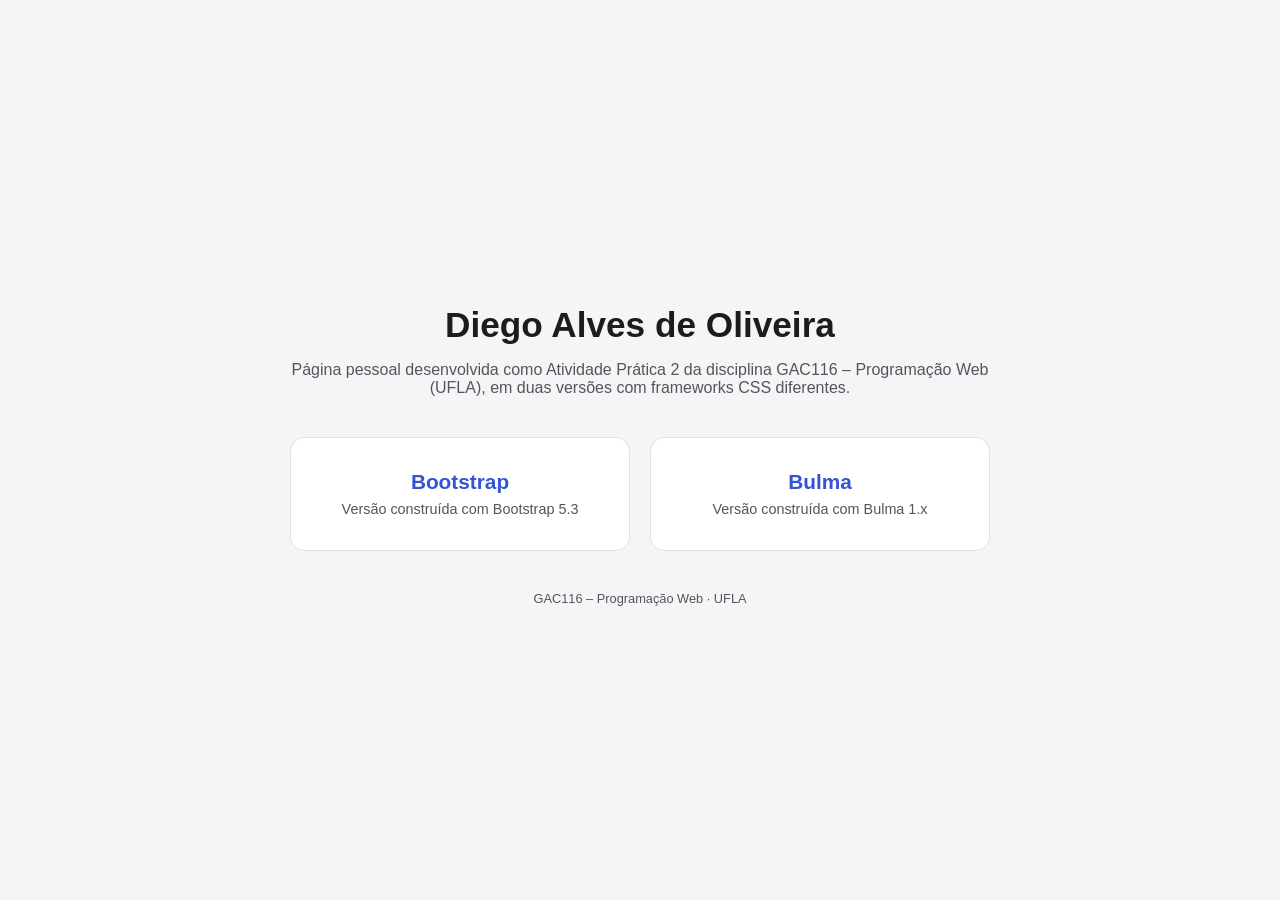
<file: index.html>
<!DOCTYPE html>
<html lang="pt-BR">
<head>
  <meta charset="UTF-8">
  <meta name="viewport" content="width=device-width, initial-scale=1.0">
  <title>Diego Alves de Oliveira | Página Pessoal</title>
  <meta name="description" content="Página pessoal de Diego Alves de Oliveira, atividade prática de GAC116 - Programação Web (UFLA).">
  <style>
    :root {
      color-scheme: light dark;
      --bg: #f5f5f7;
      --card-bg: #ffffff;
      --text: #1c1c1e;
      --text-muted: #55555a;
      --accent: #3454d1;
      --border: #e0e0e5;
    }

    @media (prefers-color-scheme: dark) {
      :root {
        --bg: #16161a;
        --card-bg: #222226;
        --text: #f2f2f2;
        --text-muted: #b5b5ba;
        --accent: #7c9bff;
        --border: #333338;
      }
    }

    * {
      box-sizing: border-box;
    }

    body {
      margin: 0;
      min-height: 100vh;
      display: flex;
      align-items: center;
      justify-content: center;
      background-color: var(--bg);
      color: var(--text);
      font-family: "Segoe UI", Roboto, Helvetica, Arial, sans-serif;
      padding: 2rem 1rem;
    }

    main {
      max-width: 700px;
      width: 100%;
      text-align: center;
    }

    h1 {
      font-size: clamp(1.6rem, 4vw, 2.2rem);
      margin-bottom: 0.5rem;
    }

    p.lead {
      color: var(--text-muted);
      margin-bottom: 2.5rem;
    }

    .cards {
      display: grid;
      grid-template-columns: 1fr;
      gap: 1.25rem;
    }

    @media (min-width: 560px) {
      .cards {
        grid-template-columns: 1fr 1fr;
      }
    }

    .card-link {
      display: block;
      background: var(--card-bg);
      border: 1px solid var(--border);
      border-radius: 14px;
      padding: 2rem 1.5rem;
      text-decoration: none;
      color: var(--text);
      transition: transform 0.15s ease, border-color 0.15s ease;
    }

    .card-link:hover,
    .card-link:focus-visible {
      transform: translateY(-4px);
      border-color: var(--accent);
    }

    .card-link .framework {
      display: block;
      font-size: 1.3rem;
      font-weight: 700;
      color: var(--accent);
      margin-bottom: 0.4rem;
    }

    .card-link .desc {
      font-size: 0.9rem;
      color: var(--text-muted);
    }

    footer {
      margin-top: 2.5rem;
      font-size: 0.8rem;
      color: var(--text-muted);
    }
  </style>
</head>
<body>
  <main>
    <h1>Diego Alves de Oliveira</h1>
    <p class="lead">Página pessoal desenvolvida como Atividade Prática 2 da disciplina GAC116 &ndash; Programação Web (UFLA), em duas versões com frameworks CSS diferentes.</p>

    <div class="cards">
      <a class="card-link" href="./bootstrap/">
        <span class="framework">Bootstrap</span>
        <span class="desc">Versão construída com Bootstrap 5.3</span>
      </a>
      <a class="card-link" href="./bulma/">
        <span class="framework">Bulma</span>
        <span class="desc">Versão construída com Bulma 1.x</span>
      </a>
    </div>

    <footer>
      <p>GAC116 &ndash; Programação Web &middot; UFLA</p>
    </footer>
  </main>
</body>
</html>
</file>
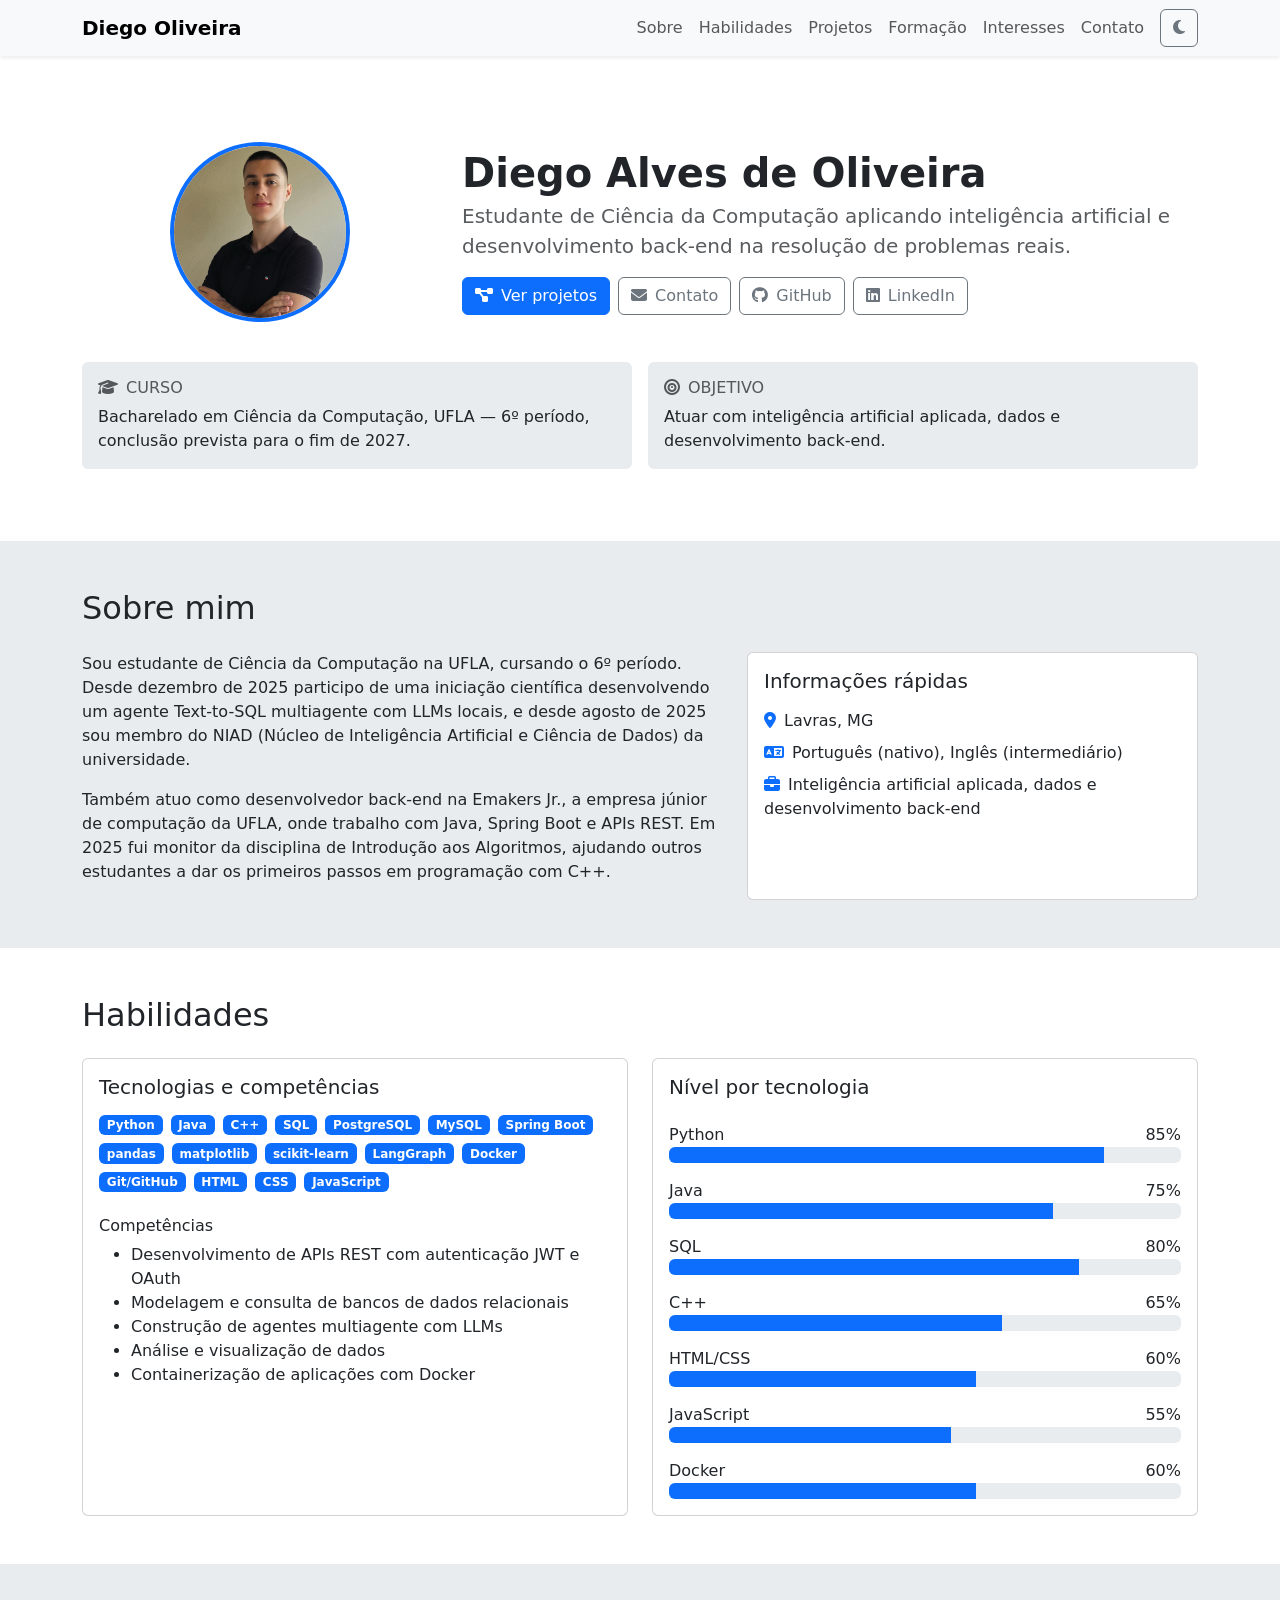
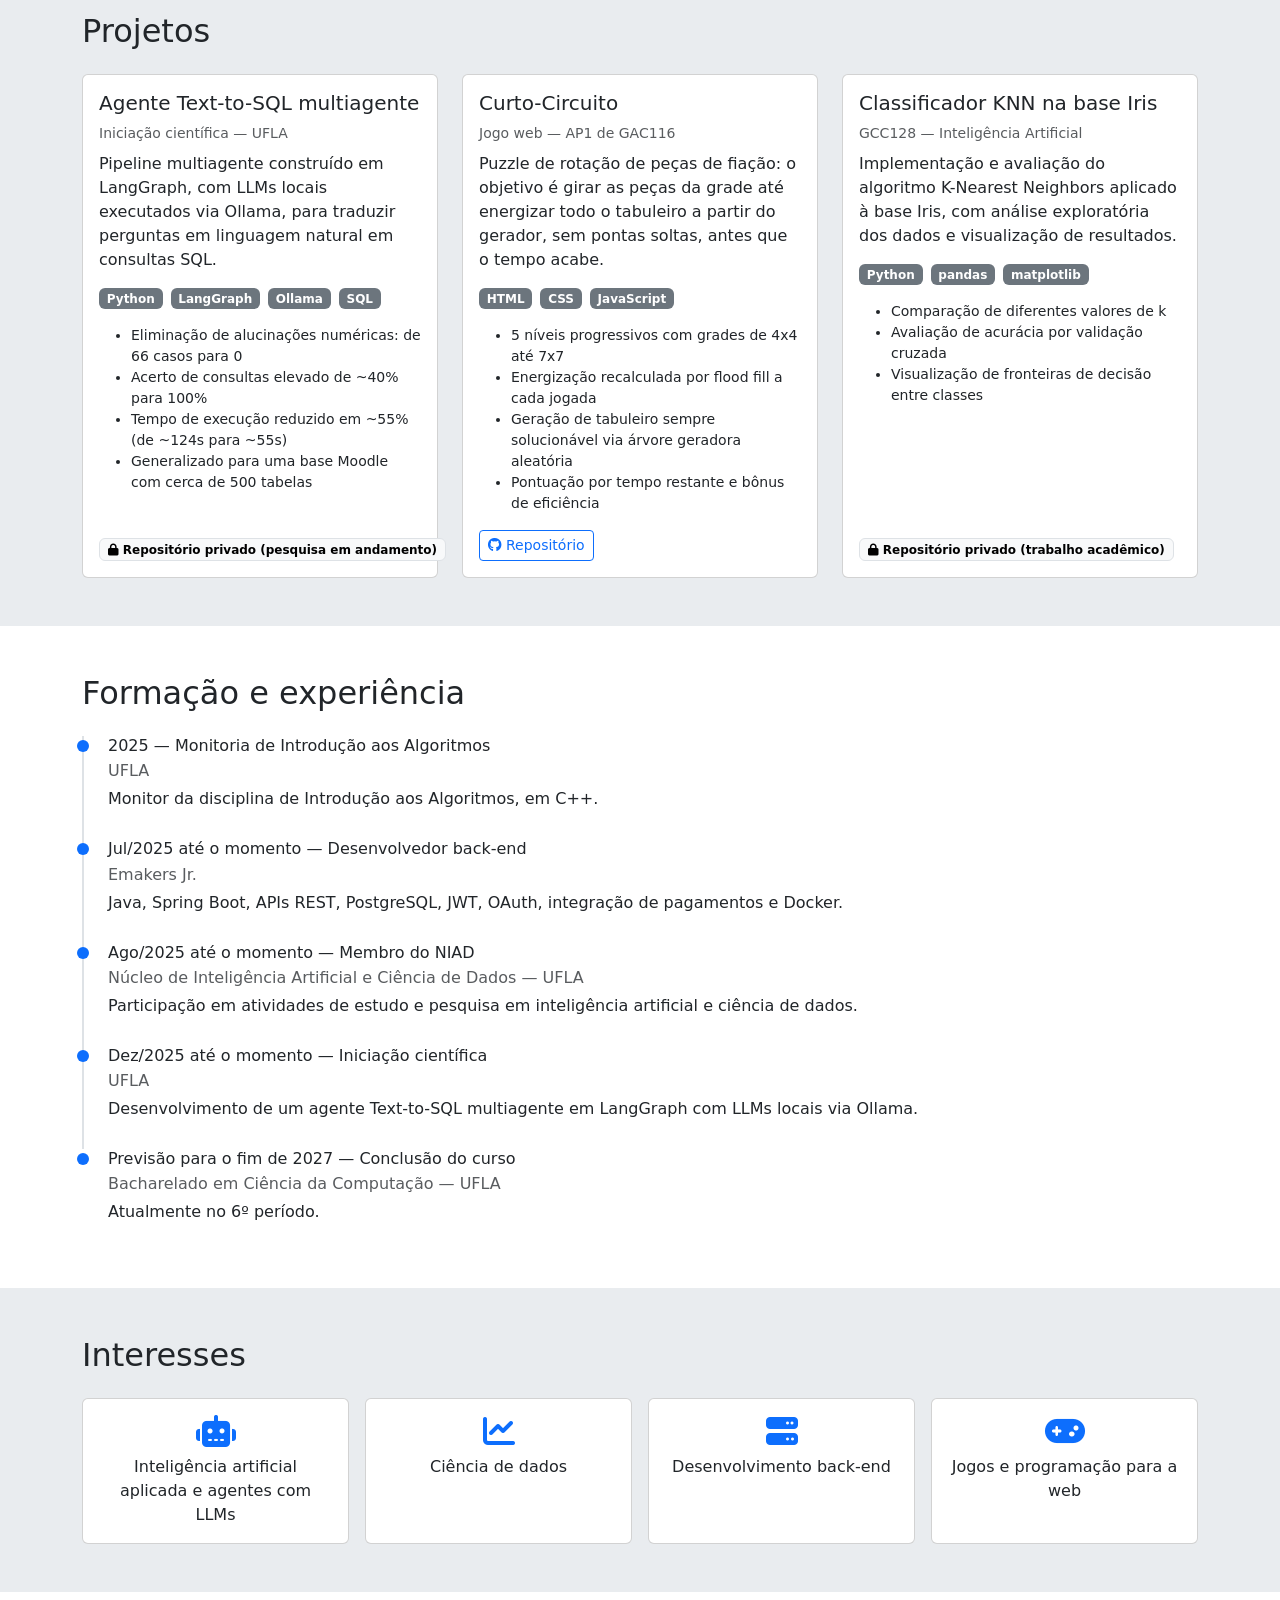
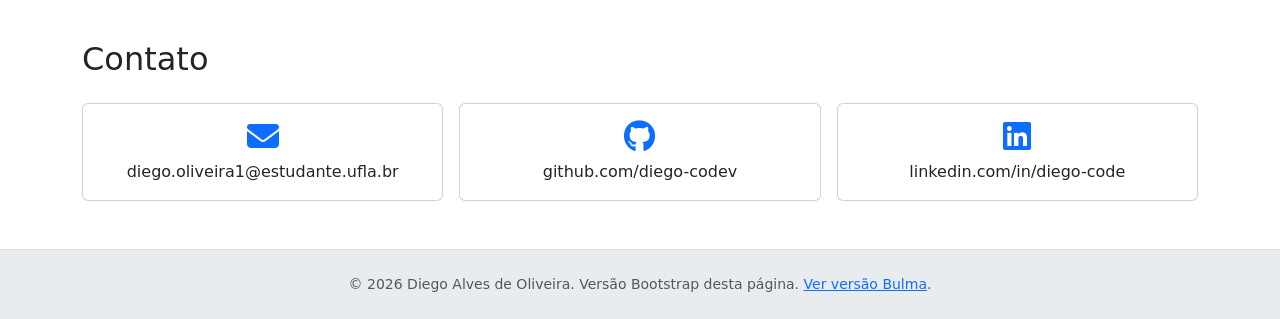
<file: bootstrap/index.html>
<!DOCTYPE html>
<html lang="pt-BR" data-bs-theme="light">
<head>
  <meta charset="UTF-8">
  <meta name="viewport" content="width=device-width, initial-scale=1.0">
  <title>Diego Alves de Oliveira | Portfólio</title>
  <meta name="description" content="Página pessoal de Diego Alves de Oliveira, estudante de Ciência da Computação na UFLA.">

  <link rel="stylesheet" href="https://cdn.jsdelivr.net/npm/bootstrap@5.3.3/dist/css/bootstrap.min.css" integrity="sha256-PI8n5gCcz9cQqQXm3PEtDuPG8qx9oFsFctPg0S5zb8g=" crossorigin="anonymous">
  <link rel="stylesheet" href="https://cdnjs.cloudflare.com/ajax/libs/font-awesome/6.5.2/css/all.min.css" integrity="sha512-SnH5WK+bZxgPHs44uWIX+LLJAJ9/2PkPKZ5QiAj6Ta86w+fsb2TkcmfRyVX3pBnMFcV7oQPJkl9QevSCWr3W6A==" crossorigin="anonymous">
  <link rel="stylesheet" href="assets/css/styles.css">
</head>
<body>

  <a href="#conteudo" class="visually-hidden-focusable">Pular para o conteúdo</a>

  <nav class="navbar navbar-expand-lg fixed-top bg-body-tertiary shadow-sm">
    <div class="container">
      <a class="navbar-brand fw-bold" href="#inicio">Diego Oliveira</a>
      <button class="navbar-toggler" type="button" data-bs-toggle="collapse" data-bs-target="#navbarMenu" aria-controls="navbarMenu" aria-expanded="false" aria-label="Abrir menu de navegação">
        <span class="navbar-toggler-icon"></span>
      </button>
      <div class="collapse navbar-collapse" id="navbarMenu">
        <ul class="navbar-nav ms-auto mb-2 mb-lg-0 align-items-lg-center">
          <li class="nav-item"><a class="nav-link" href="#sobre">Sobre</a></li>
          <li class="nav-item"><a class="nav-link" href="#habilidades">Habilidades</a></li>
          <li class="nav-item"><a class="nav-link" href="#projetos">Projetos</a></li>
          <li class="nav-item"><a class="nav-link" href="#formacao">Formação</a></li>
          <li class="nav-item"><a class="nav-link" href="#interesses">Interesses</a></li>
          <li class="nav-item"><a class="nav-link" href="#contato">Contato</a></li>
          <li class="nav-item ms-lg-2">
            <button id="theme-toggle" type="button" class="btn btn-outline-secondary" aria-label="Alternar tema claro ou escuro">
              <i class="fa-solid fa-moon" aria-hidden="true"></i>
            </button>
          </li>
        </ul>
      </div>
    </div>
  </nav>

  <main id="conteudo">

    <!-- Header -->
    <header id="inicio" class="py-5">
      <div class="container py-4">
        <div class="row align-items-center g-4">
          <div class="col-12 col-md-4 text-center">
            <img src="assets/img/foto.jpg" alt="Foto de perfil de Diego Alves de Oliveira" class="profile-photo img-fluid">
          </div>
          <div class="col-12 col-md-8 text-center text-md-start">
            <h1 class="display-6 fw-bold mb-1">Diego Alves de Oliveira</h1>
            <p class="lead text-body-secondary mb-3">Estudante de Ciência da Computação aplicando inteligência artificial e desenvolvimento back-end na resolução de problemas reais.</p>
            <div class="d-flex flex-wrap gap-2 justify-content-center justify-content-md-start">
              <a href="#projetos" class="btn btn-primary"><i class="fa-solid fa-diagram-project me-2" aria-hidden="true"></i>Ver projetos</a>
              <a href="#contato" class="btn btn-outline-secondary"><i class="fa-solid fa-envelope me-2" aria-hidden="true"></i>Contato</a>
              <a href="https://github.com/diego-codev" target="_blank" rel="noopener" class="btn btn-outline-secondary"><i class="fa-brands fa-github me-2" aria-hidden="true"></i>GitHub</a>
              <a href="https://www.linkedin.com/in/diego-code" target="_blank" rel="noopener" class="btn btn-outline-secondary"><i class="fa-brands fa-linkedin me-2" aria-hidden="true"></i>LinkedIn</a>
            </div>
          </div>
        </div>

        <div class="row g-3 mt-4">
          <div class="col-12 col-md-6">
            <div class="card h-100 border-0 bg-body-secondary">
              <div class="card-body">
                <h2 class="h6 text-uppercase text-body-secondary mb-2"><i class="fa-solid fa-graduation-cap me-2" aria-hidden="true"></i>Curso</h2>
                <p class="card-text mb-0">Bacharelado em Ciência da Computação, UFLA — 6º período, conclusão prevista para o fim de 2027.</p>
              </div>
            </div>
          </div>
          <div class="col-12 col-md-6">
            <div class="card h-100 border-0 bg-body-secondary">
              <div class="card-body">
                <h2 class="h6 text-uppercase text-body-secondary mb-2"><i class="fa-solid fa-bullseye me-2" aria-hidden="true"></i>Objetivo</h2>
                <p class="card-text mb-0">Atuar com inteligência artificial aplicada, dados e desenvolvimento back-end.</p>
              </div>
            </div>
          </div>
        </div>
      </div>
    </header>

    <!-- Sobre -->
    <section id="sobre" class="py-5 bg-body-secondary">
      <div class="container">
        <h2 class="mb-4">Sobre mim</h2>
        <div class="row g-4">
          <div class="col-12 col-lg-7">
            <p>Sou estudante de Ciência da Computação na UFLA, cursando o 6º período. Desde dezembro de 2025 participo de uma iniciação científica desenvolvendo um agente Text-to-SQL multiagente com LLMs locais, e desde agosto de 2025 sou membro do NIAD (Núcleo de Inteligência Artificial e Ciência de Dados) da universidade.</p>
            <p>Também atuo como desenvolvedor back-end na Emakers Jr., a empresa júnior de computação da UFLA, onde trabalho com Java, Spring Boot e APIs REST. Em 2025 fui monitor da disciplina de Introdução aos Algoritmos, ajudando outros estudantes a dar os primeiros passos em programação com C++.</p>
          </div>
          <div class="col-12 col-lg-5">
            <div class="card h-100">
              <div class="card-body">
                <h3 class="h5 card-title mb-3">Informações rápidas</h3>
                <ul class="list-unstyled mb-0">
                  <li class="mb-2"><i class="fa-solid fa-location-dot me-2 text-primary" aria-hidden="true"></i>Lavras, MG</li>
                  <li class="mb-2"><i class="fa-solid fa-language me-2 text-primary" aria-hidden="true"></i>Português (nativo), Inglês (intermediário)</li>
                  <li class="mb-0"><i class="fa-solid fa-briefcase me-2 text-primary" aria-hidden="true"></i>Inteligência artificial aplicada, dados e desenvolvimento back-end</li>
                </ul>
              </div>
            </div>
          </div>
        </div>
      </div>
    </section>

    <!-- Habilidades -->
    <section id="habilidades" class="py-5">
      <div class="container">
        <h2 class="mb-4">Habilidades</h2>
        <div class="row g-4">
          <div class="col-12 col-lg-6">
            <div class="card h-100">
              <div class="card-body">
                <h3 class="h5 card-title mb-3">Tecnologias e competências</h3>
                <div class="d-flex flex-wrap gap-2 mb-4">
                  <span class="badge text-bg-primary">Python</span>
                  <span class="badge text-bg-primary">Java</span>
                  <span class="badge text-bg-primary">C++</span>
                  <span class="badge text-bg-primary">SQL</span>
                  <span class="badge text-bg-primary">PostgreSQL</span>
                  <span class="badge text-bg-primary">MySQL</span>
                  <span class="badge text-bg-primary">Spring Boot</span>
                  <span class="badge text-bg-primary">pandas</span>
                  <span class="badge text-bg-primary">matplotlib</span>
                  <span class="badge text-bg-primary">scikit-learn</span>
                  <span class="badge text-bg-primary">LangGraph</span>
                  <span class="badge text-bg-primary">Docker</span>
                  <span class="badge text-bg-primary">Git/GitHub</span>
                  <span class="badge text-bg-primary">HTML</span>
                  <span class="badge text-bg-primary">CSS</span>
                  <span class="badge text-bg-primary">JavaScript</span>
                </div>
                <h4 class="h6">Competências</h4>
                <ul>
                  <li>Desenvolvimento de APIs REST com autenticação JWT e OAuth</li>
                  <li>Modelagem e consulta de bancos de dados relacionais</li>
                  <li>Construção de agentes multiagente com LLMs</li>
                  <li>Análise e visualização de dados</li>
                  <li>Containerização de aplicações com Docker</li>
                </ul>
              </div>
            </div>
          </div>
          <div class="col-12 col-lg-6">
            <div class="card h-100">
              <div class="card-body">
                <h3 class="h5 card-title mb-4">Nível por tecnologia</h3>

                <div class="mb-3">
                  <div class="d-flex justify-content-between"><span>Python</span><span>85%</span></div>
                  <div class="progress" role="progressbar" aria-label="Nível em Python" aria-valuenow="85" aria-valuemin="0" aria-valuemax="100">
                    <div class="progress-bar" style="width: 85%"></div>
                  </div>
                </div>
                <div class="mb-3">
                  <div class="d-flex justify-content-between"><span>Java</span><span>75%</span></div>
                  <div class="progress" role="progressbar" aria-label="Nível em Java" aria-valuenow="75" aria-valuemin="0" aria-valuemax="100">
                    <div class="progress-bar" style="width: 75%"></div>
                  </div>
                </div>
                <div class="mb-3">
                  <div class="d-flex justify-content-between"><span>SQL</span><span>80%</span></div>
                  <div class="progress" role="progressbar" aria-label="Nível em SQL" aria-valuenow="80" aria-valuemin="0" aria-valuemax="100">
                    <div class="progress-bar" style="width: 80%"></div>
                  </div>
                </div>
                <div class="mb-3">
                  <div class="d-flex justify-content-between"><span>C++</span><span>65%</span></div>
                  <div class="progress" role="progressbar" aria-label="Nível em C++" aria-valuenow="65" aria-valuemin="0" aria-valuemax="100">
                    <div class="progress-bar" style="width: 65%"></div>
                  </div>
                </div>
                <div class="mb-3">
                  <div class="d-flex justify-content-between"><span>HTML/CSS</span><span>60%</span></div>
                  <div class="progress" role="progressbar" aria-label="Nível em HTML/CSS" aria-valuenow="60" aria-valuemin="0" aria-valuemax="100">
                    <div class="progress-bar" style="width: 60%"></div>
                  </div>
                </div>
                <div class="mb-3">
                  <div class="d-flex justify-content-between"><span>JavaScript</span><span>55%</span></div>
                  <div class="progress" role="progressbar" aria-label="Nível em JavaScript" aria-valuenow="55" aria-valuemin="0" aria-valuemax="100">
                    <div class="progress-bar" style="width: 55%"></div>
                  </div>
                </div>
                <div class="mb-0">
                  <div class="d-flex justify-content-between"><span>Docker</span><span>60%</span></div>
                  <div class="progress" role="progressbar" aria-label="Nível em Docker" aria-valuenow="60" aria-valuemin="0" aria-valuemax="100">
                    <div class="progress-bar" style="width: 60%"></div>
                  </div>
                </div>

              </div>
            </div>
          </div>
        </div>
      </div>
    </section>

    <!-- Projetos -->
    <section id="projetos" class="py-5 bg-body-secondary">
      <div class="container">
        <h2 class="mb-4">Projetos</h2>
        <div class="row g-4">

          <div class="col-12 col-lg-4">
            <div class="card h-100">
              <div class="card-body d-flex flex-column">
                <h3 class="h5 card-title">Agente Text-to-SQL multiagente</h3>
                <p class="text-body-secondary small mb-2">Iniciação científica — UFLA</p>
                <p class="card-text">Pipeline multiagente construído em LangGraph, com LLMs locais executados via Ollama, para traduzir perguntas em linguagem natural em consultas SQL.</p>
                <div class="d-flex flex-wrap gap-2 mb-3">
                  <span class="badge text-bg-secondary">Python</span>
                  <span class="badge text-bg-secondary">LangGraph</span>
                  <span class="badge text-bg-secondary">Ollama</span>
                  <span class="badge text-bg-secondary">SQL</span>
                </div>
                <ul class="small mb-3">
                  <li>Eliminação de alucinações numéricas: de 66 casos para 0</li>
                  <li>Acerto de consultas elevado de ~40% para 100%</li>
                  <li>Tempo de execução reduzido em ~55% (de ~124s para ~55s)</li>
                  <li>Generalizado para uma base Moodle com cerca de 500 tabelas</li>
                </ul>
                <span class="badge text-bg-light border mt-auto align-self-start"><i class="fa-solid fa-lock me-1" aria-hidden="true"></i>Repositório privado (pesquisa em andamento)</span>
              </div>
            </div>
          </div>

          <div class="col-12 col-lg-4">
            <div class="card h-100">
              <div class="card-body d-flex flex-column">
                <h3 class="h5 card-title">Curto-Circuito</h3>
                <p class="text-body-secondary small mb-2">Jogo web — AP1 de GAC116</p>
                <p class="card-text">Puzzle de rotação de peças de fiação: o objetivo é girar as peças da grade até energizar todo o tabuleiro a partir do gerador, sem pontas soltas, antes que o tempo acabe.</p>
                <div class="d-flex flex-wrap gap-2 mb-3">
                  <span class="badge text-bg-secondary">HTML</span>
                  <span class="badge text-bg-secondary">CSS</span>
                  <span class="badge text-bg-secondary">JavaScript</span>
                </div>
                <ul class="small mb-3">
                  <li>5 níveis progressivos com grades de 4x4 até 7x7</li>
                  <li>Energização recalculada por flood fill a cada jogada</li>
                  <li>Geração de tabuleiro sempre solucionável via árvore geradora aleatória</li>
                  <li>Pontuação por tempo restante e bônus de eficiência</li>
                </ul>
                <a href="https://github.com/diego-codev/curto-circuito" target="_blank" rel="noopener" class="btn btn-sm btn-outline-primary mt-auto align-self-start"><i class="fa-brands fa-github me-1" aria-hidden="true"></i>Repositório</a>
              </div>
            </div>
          </div>

          <div class="col-12 col-lg-4">
            <div class="card h-100">
              <div class="card-body d-flex flex-column">
                <h3 class="h5 card-title">Classificador KNN na base Iris</h3>
                <p class="text-body-secondary small mb-2">GCC128 — Inteligência Artificial</p>
                <p class="card-text">Implementação e avaliação do algoritmo K-Nearest Neighbors aplicado à base Iris, com análise exploratória dos dados e visualização de resultados.</p>
                <div class="d-flex flex-wrap gap-2 mb-3">
                  <span class="badge text-bg-secondary">Python</span>
                  <span class="badge text-bg-secondary">pandas</span>
                  <span class="badge text-bg-secondary">matplotlib</span>
                </div>
                <ul class="small mb-3">
                  <li>Comparação de diferentes valores de k</li>
                  <li>Avaliação de acurácia por validação cruzada</li>
                  <li>Visualização de fronteiras de decisão entre classes</li>
                </ul>
                <span class="badge text-bg-light border mt-auto align-self-start"><i class="fa-solid fa-lock me-1" aria-hidden="true"></i>Repositório privado (trabalho acadêmico)</span>
              </div>
            </div>
          </div>

        </div>
      </div>
    </section>

    <!-- Formação e experiência -->
    <section id="formacao" class="py-5">
      <div class="container">
        <h2 class="mb-4">Formação e experiência</h2>
        <ol class="list-unstyled timeline">
          <li class="timeline-item">
            <h3 class="h6 mb-1">2025 — Monitoria de Introdução aos Algoritmos</h3>
            <p class="text-body-secondary mb-1">UFLA</p>
            <p class="mb-0">Monitor da disciplina de Introdução aos Algoritmos, em C++.</p>
          </li>
          <li class="timeline-item">
            <h3 class="h6 mb-1">Jul/2025 até o momento — Desenvolvedor back-end</h3>
            <p class="text-body-secondary mb-1">Emakers Jr.</p>
            <p class="mb-0">Java, Spring Boot, APIs REST, PostgreSQL, JWT, OAuth, integração de pagamentos e Docker.</p>
          </li>
          <li class="timeline-item">
            <h3 class="h6 mb-1">Ago/2025 até o momento — Membro do NIAD</h3>
            <p class="text-body-secondary mb-1">Núcleo de Inteligência Artificial e Ciência de Dados — UFLA</p>
            <p class="mb-0">Participação em atividades de estudo e pesquisa em inteligência artificial e ciência de dados.</p>
          </li>
          <li class="timeline-item">
            <h3 class="h6 mb-1">Dez/2025 até o momento — Iniciação científica</h3>
            <p class="text-body-secondary mb-1">UFLA</p>
            <p class="mb-0">Desenvolvimento de um agente Text-to-SQL multiagente em LangGraph com LLMs locais via Ollama.</p>
          </li>
          <li class="timeline-item">
            <h3 class="h6 mb-1">Previsão para o fim de 2027 — Conclusão do curso</h3>
            <p class="text-body-secondary mb-1">Bacharelado em Ciência da Computação — UFLA</p>
            <p class="mb-0">Atualmente no 6º período.</p>
          </li>
        </ol>
      </div>
    </section>

    <!-- Interesses -->
    <section id="interesses" class="py-5 bg-body-secondary">
      <div class="container">
        <h2 class="mb-4">Interesses</h2>
        <div class="row g-3">
          <div class="col-12 col-sm-6 col-lg-3">
            <div class="card h-100 text-center">
              <div class="card-body">
                <i class="fa-solid fa-robot fa-2x text-primary mb-2" aria-hidden="true"></i>
                <p class="mb-0">Inteligência artificial aplicada e agentes com LLMs</p>
              </div>
            </div>
          </div>
          <div class="col-12 col-sm-6 col-lg-3">
            <div class="card h-100 text-center">
              <div class="card-body">
                <i class="fa-solid fa-chart-line fa-2x text-primary mb-2" aria-hidden="true"></i>
                <p class="mb-0">Ciência de dados</p>
              </div>
            </div>
          </div>
          <div class="col-12 col-sm-6 col-lg-3">
            <div class="card h-100 text-center">
              <div class="card-body">
                <i class="fa-solid fa-server fa-2x text-primary mb-2" aria-hidden="true"></i>
                <p class="mb-0">Desenvolvimento back-end</p>
              </div>
            </div>
          </div>
          <div class="col-12 col-sm-6 col-lg-3">
            <div class="card h-100 text-center">
              <div class="card-body">
                <i class="fa-solid fa-gamepad fa-2x text-primary mb-2" aria-hidden="true"></i>
                <p class="mb-0">Jogos e programação para a web</p>
              </div>
            </div>
          </div>
        </div>
      </div>
    </section>

    <!-- Contato -->
    <section id="contato" class="py-5">
      <div class="container">
        <h2 class="mb-4">Contato</h2>
        <div class="row g-3">
          <div class="col-12 col-md-4">
            <a href="mailto:diego.oliveira1@estudante.ufla.br" class="card h-100 text-decoration-none text-body">
              <div class="card-body text-center">
                <i class="fa-solid fa-envelope fa-2x text-primary mb-2" aria-hidden="true"></i>
                <p class="mb-0">diego.oliveira1@estudante.ufla.br</p>
              </div>
            </a>
          </div>
          <div class="col-12 col-md-4">
            <a href="https://github.com/diego-codev" target="_blank" rel="noopener" class="card h-100 text-decoration-none text-body">
              <div class="card-body text-center">
                <i class="fa-brands fa-github fa-2x text-primary mb-2" aria-hidden="true"></i>
                <p class="mb-0">github.com/diego-codev</p>
              </div>
            </a>
          </div>
          <div class="col-12 col-md-4">
            <a href="https://www.linkedin.com/in/diego-code" target="_blank" rel="noopener" class="card h-100 text-decoration-none text-body">
              <div class="card-body text-center">
                <i class="fa-brands fa-linkedin fa-2x text-primary mb-2" aria-hidden="true"></i>
                <p class="mb-0">linkedin.com/in/diego-code</p>
              </div>
            </a>
          </div>
        </div>
      </div>
    </section>

  </main>

  <footer class="py-4 bg-body-secondary border-top text-center">
    <div class="container">
      <p class="mb-0 small text-body-secondary">© <span id="ano"></span> Diego Alves de Oliveira. Versão Bootstrap desta página. <a href="../bulma/">Ver versão Bulma</a>.</p>
    </div>
  </footer>

  <script src="https://cdn.jsdelivr.net/npm/bootstrap@5.3.3/dist/js/bootstrap.bundle.min.js" integrity="sha256-CDOy6cOibCWEdsRiZuaHf8dSGGJRYuBGC+mjoJimHGw=" crossorigin="anonymous"></script>
  <script src="assets/js/script.js"></script>
</body>
</html>
</file>
<file: bootstrap/assets/css/styles.css>
html {
  scroll-behavior: smooth;
}

body {
  padding-top: 70px;
}

section[id],
header[id] {
  scroll-margin-top: 70px;
}

.profile-photo {
  width: 180px;
  height: 180px;
  object-fit: cover;
  object-position: center top;
  border-radius: 50%;
  border: 4px solid var(--bs-primary);
}

.timeline-item {
  position: relative;
  padding-left: 1.5rem;
  padding-bottom: 1.75rem;
  border-left: 2px solid var(--bs-border-color);
}

.timeline-item:last-child {
  padding-bottom: 0;
  border-left-color: transparent;
}

.timeline-item::before {
  content: "";
  position: absolute;
  left: -7px;
  top: 4px;
  width: 12px;
  height: 12px;
  border-radius: 50%;
  background-color: var(--bs-primary);
}
</file>
